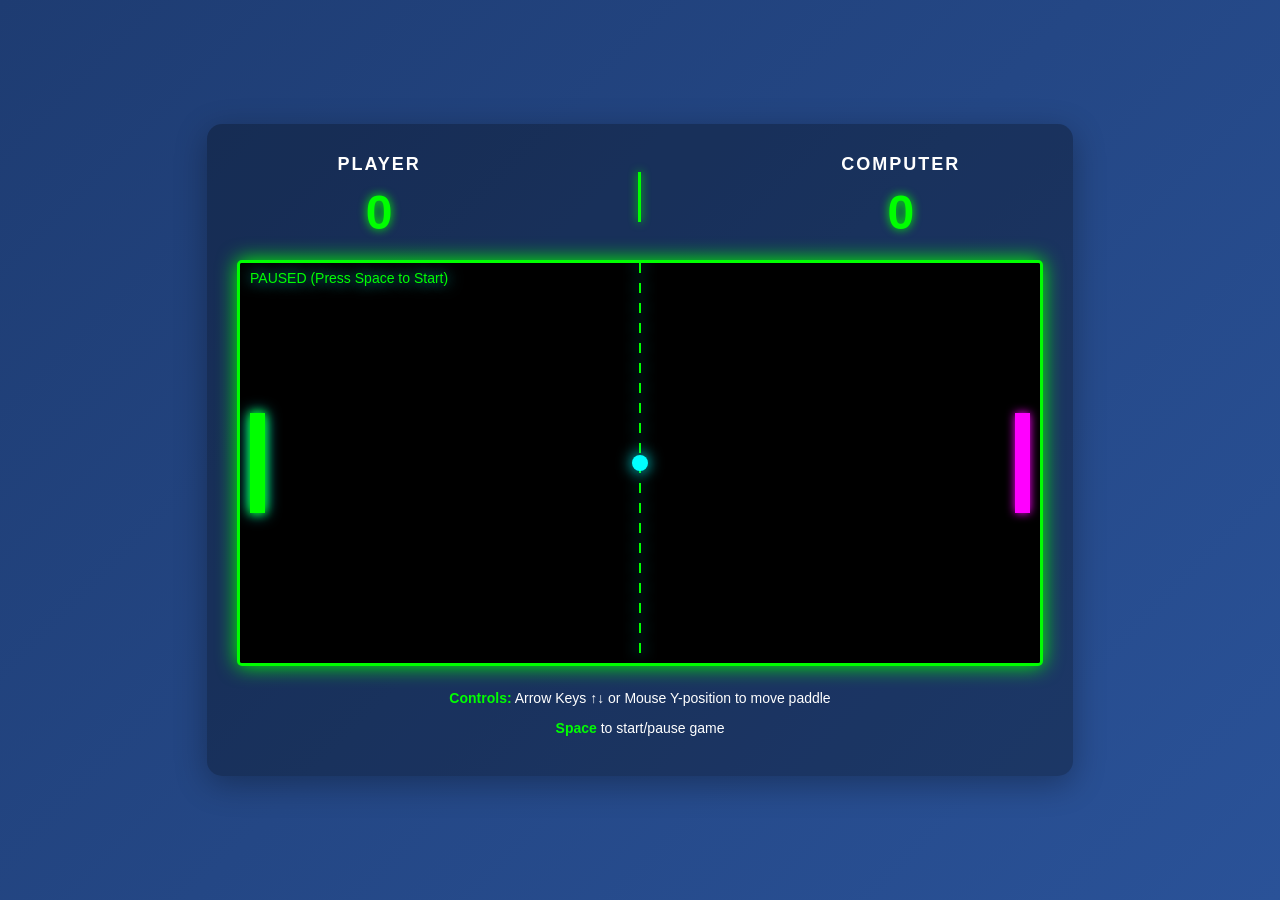
<file: index.html>
<!DOCTYPE html>
<html lang="en">
<head>
    <meta charset="UTF-8">
    <meta name="viewport" content="width=device-width, initial-scale=1.0">
    <title>Pong Game</title>
    <link rel="stylesheet" href="style.css">
</head>
<body>
    <div class="container">
        <div class="scoreboard">
            <div class="score-section">
                <div class="score-label">Player</div>
                <div class="score-value" id="playerScore">0</div>
            </div>
            <div class="center-line"></div>
            <div class="score-section">
                <div class="score-label">Computer</div>
                <div class="score-value" id="computerScore">0</div>
            </div>
        </div>

        <canvas id="pongCanvas" width="800" height="400"></canvas>

        <div class="instructions">
            <p><strong>Controls:</strong> Arrow Keys ↑↓ or Mouse Y-position to move paddle</p>
            <p><strong>Space</strong> to start/pause game</p>
        </div>
    </div>

    <script src="script.js"></script>
</body>
</html>
</file>
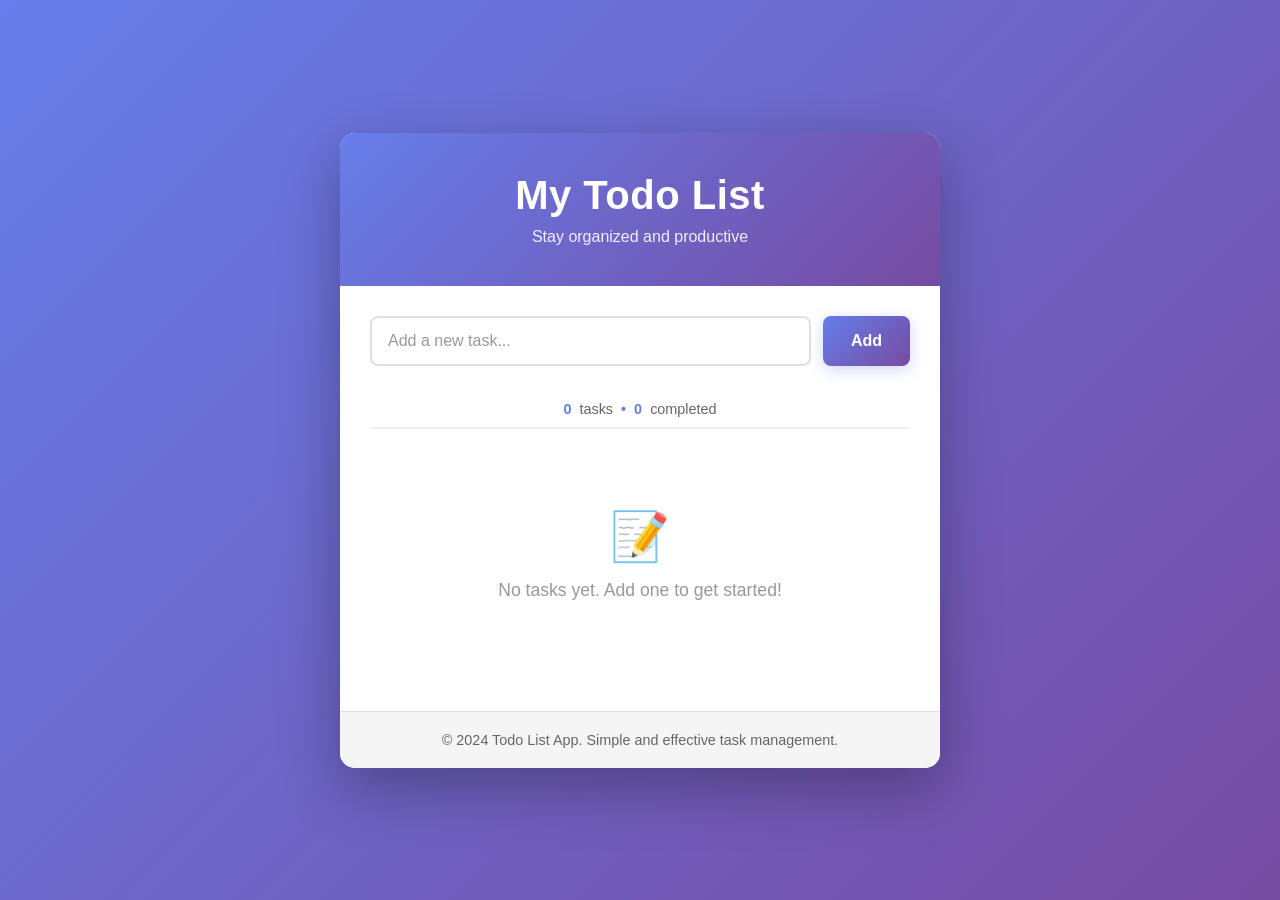
<file: Todo-App/index.html>
<!DOCTYPE html>
<html lang="en">
<head>
    <meta charset="UTF-8">
    <meta name="viewport" content="width=device-width, initial-scale=1.0">
    <title>Todo List Application</title>
    <link rel="stylesheet" href="style.css">
</head>
<body>
    <div class="container">
        <header>
            <h1>My Todo List</h1>
            <p class="subtitle">Stay organized and productive</p>
        </header>

        <main>
            <!-- Input Section -->
            <div class="input-section">
                <input 
                    type="text" 
                    id="taskInput" 
                    class="task-input" 
                    placeholder="Add a new task..."
                    aria-label="Enter a new task"
                >
                <button id="addBtn" class="add-btn" aria-label="Add task">
                    <span class="btn-text">Add</span>
                </button>
            </div>

            <!-- Task Counter -->
            <div class="task-counter">
                <span id="taskCount">0</span> tasks
                <span class="separator">•</span>
                <span id="completedCount">0</span> completed
            </div>

            <!-- Task List Section -->
            <section class="tasks-section">
                <ul id="taskList" class="task-list" aria-label="Task list">
                    <!-- Tasks will be dynamically added here -->
                </ul>

                <!-- Empty State Message -->
                <div id="emptyState" class="empty-state">
                    <div class="empty-icon">📝</div>
                    <p>No tasks yet. Add one to get started!</p>
                </div>
            </section>

            <!-- Clear Completed Button -->
            <button id="clearCompletedBtn" class="clear-btn" style="display: none;" aria-label="Clear completed tasks">
                Clear Completed
            </button>
        </main>

        <footer>
            <p>&copy; 2024 Todo List App. Simple and effective task management.</p>
        </footer>
    </div>

    <script src="script.js"></script>
</body>
</html>
</file>
<file: style.css>
* {
    margin: 0;
    padding: 0;
    box-sizing: border-box;
}

body {
    display: flex;
    justify-content: center;
    align-items: center;
    min-height: 100vh;
    background: linear-gradient(135deg, #1e3c72 0%, #2a5298 100%);
    font-family: 'Arial', sans-serif;
}

.container {
    text-align: center;
    background: rgba(0, 0, 0, 0.3);
    padding: 30px;
    border-radius: 15px;
    box-shadow: 0 8px 32px rgba(0, 0, 0, 0.3);
}

.scoreboard {
    display: flex;
    justify-content: space-around;
    align-items: center;
    margin-bottom: 20px;
    gap: 50px;
}

.score-section {
    display: flex;
    flex-direction: column;
    align-items: center;
    min-width: 150px;
}

.score-label {
    color: #fff;
    font-size: 18px;
    font-weight: bold;
    margin-bottom: 10px;
    text-transform: uppercase;
    letter-spacing: 2px;
}

.score-value {
    color: #00ff00;
    font-size: 48px;
    font-weight: bold;
    text-shadow: 0 0 10px #00ff00;
}

.center-line {
    width: 3px;
    height: 50px;
    background: #00ff00;
    box-shadow: 0 0 10px #00ff00;
}

#pongCanvas {
    display: block;
    background: #000;
    border: 3px solid #00ff00;
    border-radius: 5px;
    box-shadow: 0 0 20px #00ff00;
    margin: 20px 0;
    cursor: none;
}

.instructions {
    color: #fff;
    font-size: 14px;
    margin-top: 20px;
    line-height: 1.8;
}

.instructions p {
    margin: 5px 0;
}

.instructions strong {
    color: #00ff00;
}
</file>
<file: Todo-App/style.css>
/* ==========================================
   GLOBAL STYLES & RESET
   ========================================== */

* {
    margin: 0;
    padding: 0;
    box-sizing: border-box;
}

html {
    scroll-behavior: smooth;
}

body {
    font-family: 'Segoe UI', Tahoma, Geneva, Verdana, sans-serif;
    background: linear-gradient(135deg, #667eea 0%, #764ba2 100%);
    min-height: 100vh;
    display: flex;
    justify-content: center;
    align-items: center;
    padding: 20px;
    color: #333;
}

/* ==========================================
   CONTAINER & LAYOUT
   ========================================== */

.container {
    background: white;
    border-radius: 15px;
    box-shadow: 0 20px 60px rgba(0, 0, 0, 0.3);
    max-width: 600px;
    width: 100%;
    overflow: hidden;
    animation: slideUp 0.5s ease-out;
}

@keyframes slideUp {
    from {
        opacity: 0;
        transform: translateY(30px);
    }
    to {
        opacity: 1;
        transform: translateY(0);
    }
}

/* ==========================================
   HEADER
   ========================================== */

header {
    background: linear-gradient(135deg, #667eea 0%, #764ba2 100%);
    color: white;
    padding: 40px 30px;
    text-align: center;
}

header h1 {
    font-size: 2.5rem;
    margin-bottom: 10px;
    font-weight: 700;
    letter-spacing: 0.5px;
}

.subtitle {
    font-size: 1rem;
    opacity: 0.9;
    font-weight: 300;
}

/* ==========================================
   MAIN CONTENT
   ========================================== */

main {
    padding: 30px;
}

/* Input Section */
.input-section {
    display: flex;
    gap: 12px;
    margin-bottom: 25px;
}

.task-input {
    flex: 1;
    padding: 14px 16px;
    border: 2px solid #e0e0e0;
    border-radius: 8px;
    font-size: 1rem;
    font-family: inherit;
    transition: all 0.3s ease;
    outline: none;
}

.task-input:focus {
    border-color: #667eea;
    box-shadow: 0 0 0 3px rgba(102, 126, 234, 0.1);
}

.task-input::placeholder {
    color: #999;
}

.add-btn {
    padding: 14px 28px;
    background: linear-gradient(135deg, #667eea 0%, #764ba2 100%);
    color: white;
    border: none;
    border-radius: 8px;
    font-size: 1rem;
    font-weight: 600;
    cursor: pointer;
    transition: all 0.3s ease;
    box-shadow: 0 4px 15px rgba(102, 126, 234, 0.3);
}

.add-btn:hover {
    transform: translateY(-2px);
    box-shadow: 0 6px 20px rgba(102, 126, 234, 0.4);
}

.add-btn:active {
    transform: translateY(0);
}

/* Task Counter */
.task-counter {
    font-size: 0.9rem;
    color: #666;
    margin-bottom: 20px;
    padding: 10px 0;
    border-bottom: 2px solid #f0f0f0;
    display: flex;
    justify-content: center;
    gap: 8px;
}

.task-counter span {
    font-weight: 600;
    color: #667eea;
}

.separator {
    color: #ddd;
}

/* Tasks Section */
.tasks-section {
    margin-bottom: 20px;
    min-height: 200px;
}

.task-list {
    list-style: none;
}

/* Individual Task Item */
.task-item {
    display: flex;
    align-items: center;
    gap: 12px;
    padding: 16px;
    background: #f9f9f9;
    border-radius: 8px;
    margin-bottom: 12px;
    transition: all 0.3s ease;
    border-left: 4px solid transparent;
    animation: taskSlideIn 0.3s ease-out;
}

@keyframes taskSlideIn {
    from {
        opacity: 0;
        transform: translateX(-20px);
    }
    to {
        opacity: 1;
        transform: translateX(0);
    }
}

.task-item:hover {
    background: #f0f0f0;
    transform: translateX(4px);
    border-left-color: #667eea;
}

.task-item.completed {
    opacity: 0.7;
    border-left-color: #4caf50;
}

/* Checkbox Styling */
.task-checkbox {
    width: 20px;
    height: 20px;
    cursor: pointer;
    accent-color: #667eea;
    flex-shrink: 0;
    transition: all 0.3s ease;
}

.task-checkbox:hover {
    transform: scale(1.2);
}

/* Task Text */
.task-text {
    flex: 1;
    font-size: 1rem;
    word-break: break-word;
    cursor: pointer;
    transition: all 0.3s ease;
    color: #333;
}

.task-item.completed .task-text {
    text-decoration: line-through;
    color: #999;
}

/* Delete Button */
.delete-btn {
    padding: 8px 12px;
    background: #ff6b6b;
    color: white;
    border: none;
    border-radius: 6px;
    cursor: pointer;
    font-size: 0.85rem;
    font-weight: 600;
    transition: all 0.3s ease;
    flex-shrink: 0;
}

.delete-btn:hover {
    background: #ff5252;
    transform: scale(1.1);
}

.delete-btn:active {
    transform: scale(0.95);
}

/* Empty State */
.empty-state {
    text-align: center;
    padding: 60px 30px;
    color: #999;
    display: none;
}

.empty-state.show {
    display: block;
    animation: fadeIn 0.3s ease-out;
}

@keyframes fadeIn {
    from {
        opacity: 0;
    }
    to {
        opacity: 1;
    }
}

.empty-icon {
    font-size: 3rem;
    margin-bottom: 15px;
}

.empty-state p {
    font-size: 1.1rem;
}

/* Clear Completed Button */
.clear-btn {
    width: 100%;
    padding: 12px;
    background: #ffc107;
    color: #333;
    border: none;
    border-radius: 8px;
    font-size: 0.95rem;
    font-weight: 600;
    cursor: pointer;
    transition: all 0.3s ease;
    margin-top: 10px;
}

.clear-btn:hover {
    background: #ffb300;
    transform: translateY(-2px);
    box-shadow: 0 4px 15px rgba(255, 193, 7, 0.3);
}

.clear-btn:active {
    transform: translateY(0);
}

/* ==========================================
   FOOTER
   ========================================== */

footer {
    background: #f5f5f5;
    color: #666;
    text-align: center;
    padding: 20px;
    font-size: 0.9rem;
    border-top: 1px solid #e0e0e0;
}

/* ==========================================
   RESPONSIVE DESIGN
   ========================================== */

@media (max-width: 600px) {
    .container {
        border-radius: 10px;
    }

    header {
        padding: 30px 20px;
    }

    header h1 {
        font-size: 1.8rem;
    }

    .subtitle {
        font-size: 0.9rem;
    }

    main {
        padding: 20px;
    }

    .input-section {
        flex-direction: column;
        gap: 10px;
    }

    .task-input,
    .add-btn {
        width: 100%;
        padding: 12px;
    }

    .task-item {
        padding: 14px 12px;
        gap: 10px;
    }

    .task-text {
        font-size: 0.95rem;
    }

    .delete-btn {
        padding: 6px 10px;
        font-size: 0.8rem;
    }

    .empty-state {
        padding: 40px 20px;
    }

    .empty-icon {
        font-size: 2.5rem;
    }
}

@media (max-width: 400px) {
    header h1 {
        font-size: 1.5rem;
    }

    .task-counter {
        font-size: 0.85rem;
    }

    .task-item {
        padding: 12px;
    }

    .task-text {
        font-size: 0.9rem;
    }
}

/* ==========================================
   ACCESSIBILITY
   ========================================== */

/* Focus styles for keyboard navigation */
.add-btn:focus,
.delete-btn:focus,
.clear-btn:focus,
.task-input:focus {
    outline: 2px solid #667eea;
    outline-offset: 2px;
}

/* Reduced motion for users who prefer it */
@media (prefers-reduced-motion: reduce) {
    * {
        animation-duration: 0.01ms !important;
        animation-iteration-count: 1 !important;
        transition-duration: 0.01ms !important;
        scroll-behavior: auto !important;
    }
}
</file>
